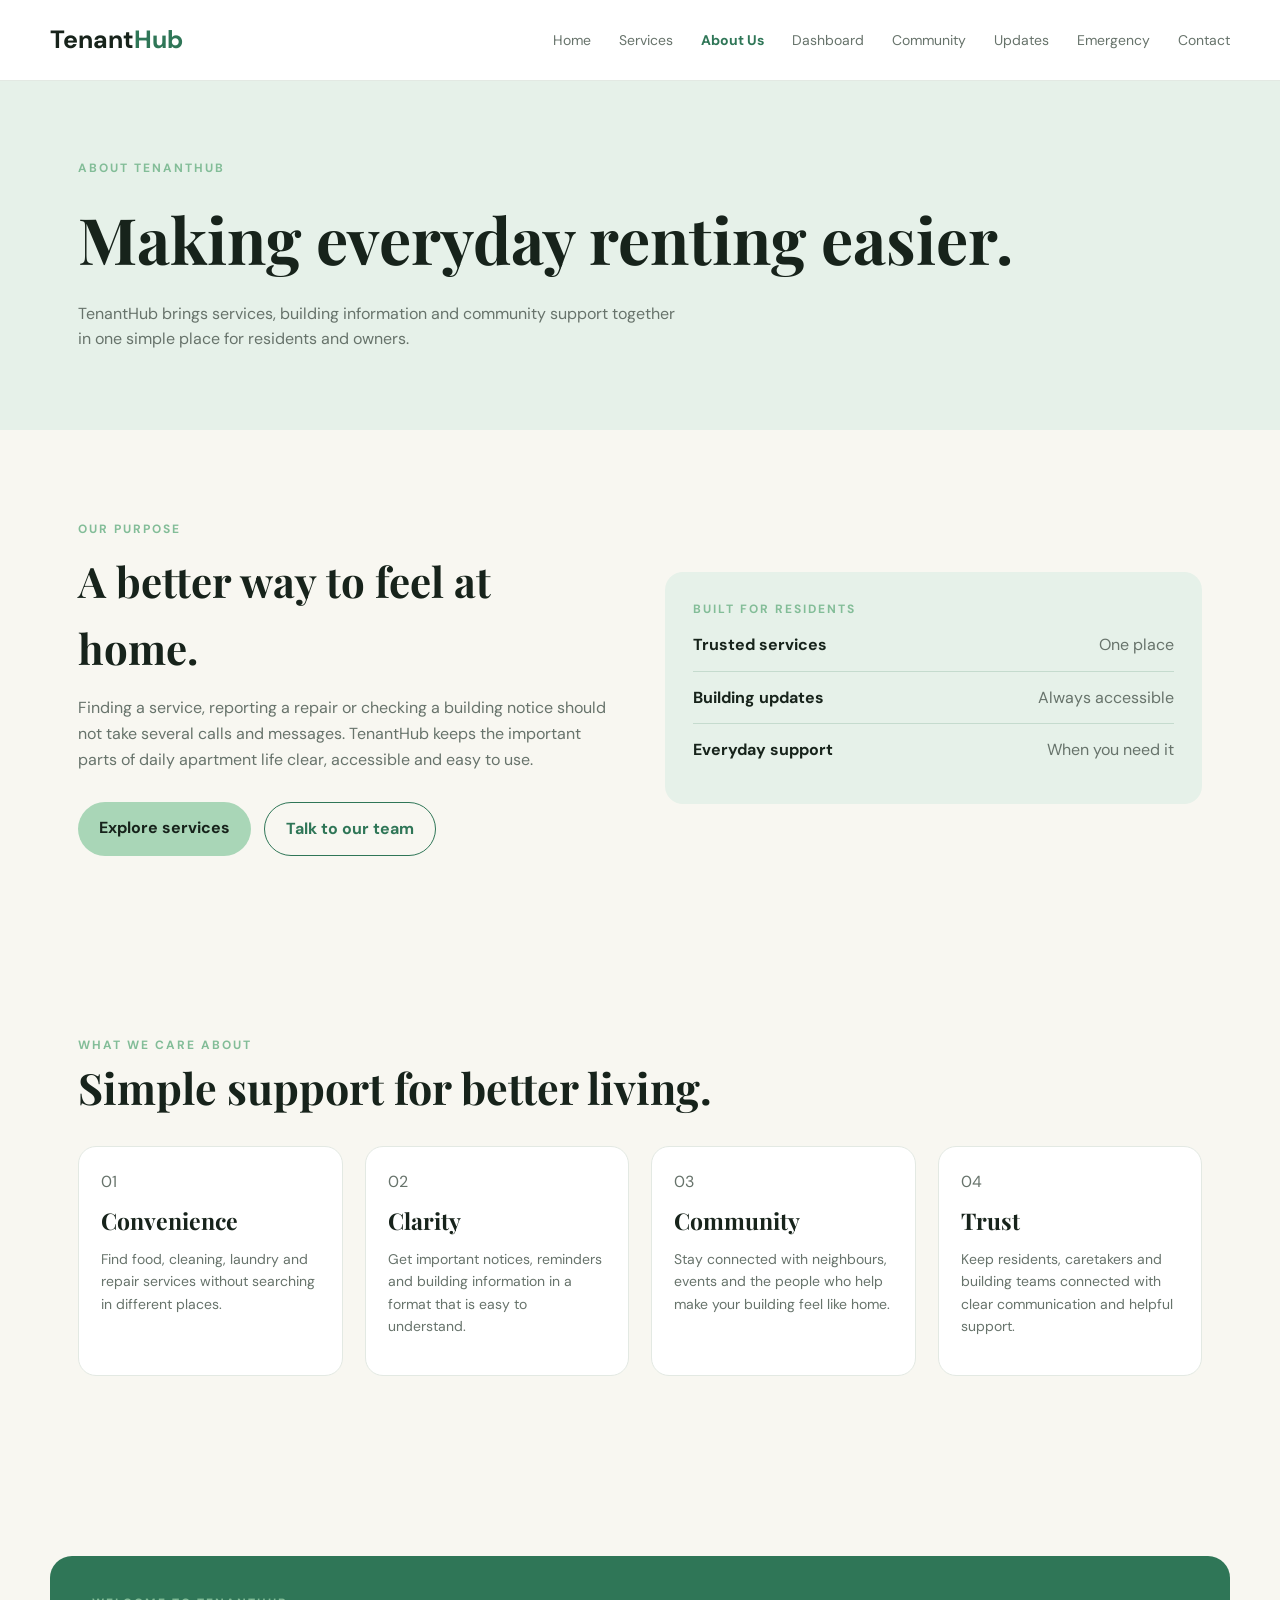
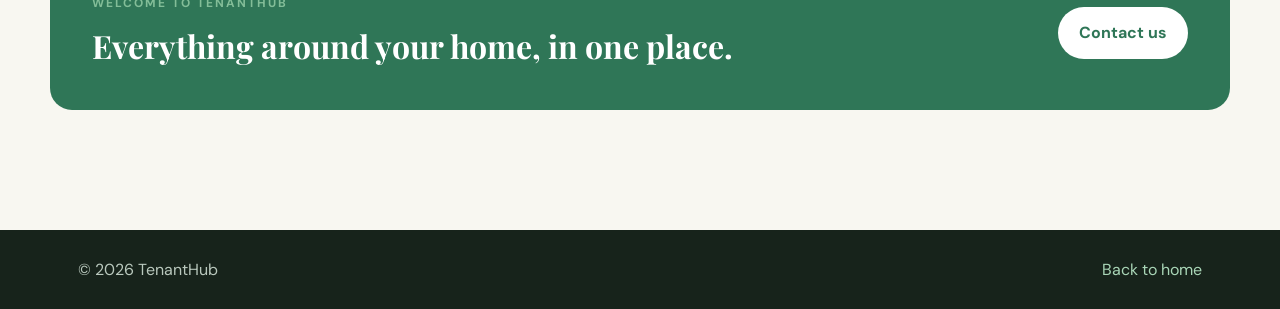
<file: about.html>
<!doctype html>
<html lang="en">
  <head>
    <meta charset="utf-8" />
    <meta name="viewport" content="width=device-width, initial-scale=1" />
    <title>About TenantHub</title>
    <link rel="stylesheet" href="style.css?v=2" />
  </head>
  <body>
    <header class="navbar">
      <a class="logo" href="index.html">Tenant<span>Hub</span></a>
      <input class="menu-toggle" id="menu-toggle" type="checkbox" />
      <label class="menu-icon" for="menu-toggle"></label>
      <nav>
        <a href="index.html">Home</a>
        <a href="services.html">Services</a>
        <a class="active" href="about.html">About Us</a>
        <a href="dashboard.html">Dashboard</a>
        <a href="community.html">Community</a>
        <a href="announcements.html">Updates</a>
        <a href="emergency.html">Emergency</a>
        <a href="contact.html">Contact</a>
      </nav>
    </header>

    <main>
      <section class="page-hero">
        <div class="container">
          <p class="eyebrow">ABOUT TENANTHUB</p>
          <h1>Making everyday renting easier.</h1>
          <p>
            TenantHub brings services, building information and community
            support together in one simple place for residents and owners.
          </p>
        </div>
      </section>

      <section class="section">
        <div class="container building">
          <div>
            <p class="eyebrow">OUR PURPOSE</p>
            <h2>A better way to feel at home.</h2>
            <p>
              Finding a service, reporting a repair or checking a building
              notice should not take several calls and messages. TenantHub
              keeps the important parts of daily apartment life clear,
              accessible and easy to use.
            </p>
            <div class="button-row">
              <a class="button primary" href="services.html">Explore services</a>
              <a class="button outline" href="contact.html">Talk to our team</a>
            </div>
          </div>
          <div class="info-box about-highlight">
            <p class="eyebrow">BUILT FOR RESIDENTS</p>
            <div class="info-row">
              <strong>Trusted services</strong><span>One place</span>
            </div>
            <div class="info-row">
              <strong>Building updates</strong><span>Always accessible</span>
            </div>
            <div class="info-row">
              <strong>Everyday support</strong><span>When you need it</span>
            </div>
          </div>
        </div>
      </section>

      <section class="section about-values">
        <div class="container">
          <div class="section-heading">
            <p class="eyebrow">WHAT WE CARE ABOUT</p>
            <h2>Simple support for better living.</h2>
          </div>
          <div class="cards">
            <article class="card about-value">
              <div class="card-body">
                <span class="about-icon">01</span>
                <h3>Convenience</h3>
                <p>
                  Find food, cleaning, laundry and repair services without
                  searching in different places.
                </p>
              </div>
            </article>
            <article class="card about-value">
              <div class="card-body">
                <span class="about-icon">02</span>
                <h3>Clarity</h3>
                <p>
                  Get important notices, reminders and building information in
                  a format that is easy to understand.
                </p>
              </div>
            </article>
            <article class="card about-value">
              <div class="card-body">
                <span class="about-icon">03</span>
                <h3>Community</h3>
                <p>
                  Stay connected with neighbours, events and the people who
                  help make your building feel like home.
                </p>
              </div>
            </article>
            <article class="card about-value">
              <div class="card-body">
                <span class="about-icon">04</span>
                <h3>Trust</h3>
                <p>
                  Keep residents, caretakers and building teams connected with
                  clear communication and helpful support.
                </p>
              </div>
            </article>
          </div>
        </div>
      </section>

      <section class="section">
        <div class="container notice about-cta">
          <div>
            <p class="eyebrow">WELCOME TO TENANTHUB</p>
            <h2>Everything around your home, in one place.</h2>
          </div>
          <a class="button white" href="contact.html">Contact us</a>
        </div>
      </section>
    </main>

    <footer>
      <div class="container footer-inner">
        <span>&copy; 2026 TenantHub</span>
        <a href="index.html">Back to home</a>
      </div>
    </footer>
  </body>
</html>
</file>
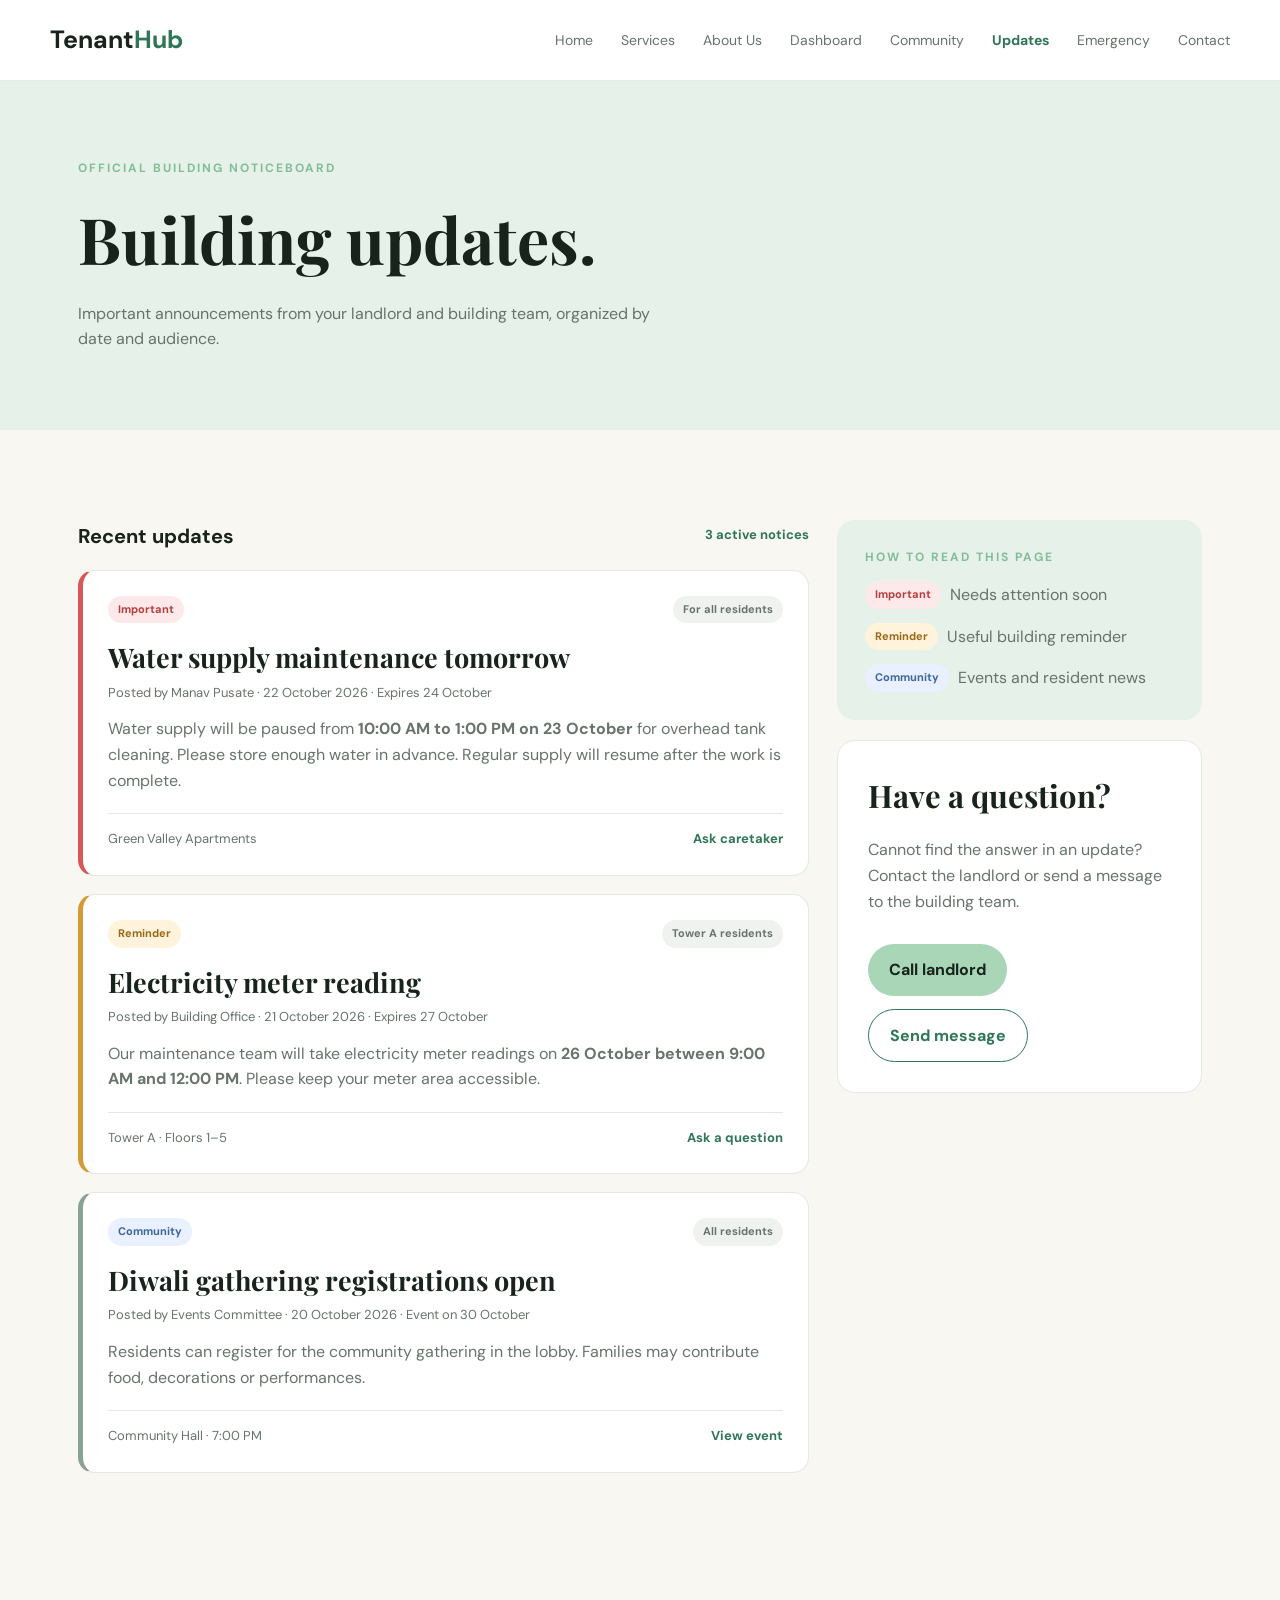
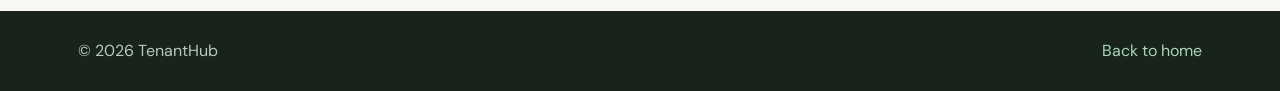
<file: announcements.html>
<!doctype html>
<html lang="en">
  <head>
    <meta charset="utf-8" />
    <meta name="viewport" content="width=device-width, initial-scale=1" />
    <title>Building Updates | TenantHub</title>
    <link rel="stylesheet" href="style.css?v=2" />
  </head>

  <body>
    <header class="navbar">
      <a class="logo" href="index.html">Tenant<span>Hub</span></a>
      <input class="menu-toggle" id="menu-toggle" type="checkbox" />
      <label class="menu-icon" for="menu-toggle"></label>

      <nav>
        <a href="index.html">Home</a>
        <a href="services.html">Services</a>
        <a href="about.html">About Us</a>
        <a href="dashboard.html">Dashboard</a>
        <a href="community.html">Community</a>
        <a class="active" href="announcements.html">Updates</a>
        <a href="emergency.html">Emergency</a>
        <a href="contact.html">Contact</a>
      </nav>
    </header>

    <main>
      <section class="page-hero">
        <div class="container">
          <p class="eyebrow">OFFICIAL BUILDING NOTICEBOARD</p>
          <h1>Building updates.</h1>
          <p>
            Important announcements from your landlord and building team,
            organized by date and audience.
          </p>
        </div>
      </section>

      <section class="section">
        <div class="container update-layout">
          <div>
            <div class="update-toolbar">
              <strong>Recent updates</strong>
              <span>3 active notices</span>
            </div>

            <article class="announcement-card priority-high">
              <div class="announcement-top">
                <span class="priority-tag high">Important</span>
                <span class="audience-tag">For all residents</span>
              </div>
              <h2>Water supply maintenance tomorrow</h2>
              <p class="announcement-date">
                Posted by Manav Pusate &middot; 22 October 2026 &middot; Expires
                24 October
              </p>
              <p>
                Water supply will be paused from
                <strong>10:00 AM to 1:00 PM on 23 October</strong>
                for overhead tank cleaning. Please store enough water in
                advance. Regular supply will resume after the work is complete.
              </p>
              <div class="announcement-footer">
                <span>Green Valley Apartments</span>
                <a href="tel:+919172907666">Ask caretaker</a>
              </div>
            </article>

            <article class="announcement-card priority-medium">
              <div class="announcement-top">
                <span class="priority-tag medium">Reminder</span>
                <span class="audience-tag">Tower A residents</span>
              </div>
              <h2>Electricity meter reading</h2>
              <p class="announcement-date">
                Posted by Building Office &middot; 21 October 2026 &middot;
                Expires 27 October
              </p>
              <p>
                Our maintenance team will take electricity meter readings on
                <strong>26 October between 9:00 AM and 12:00 PM</strong>. Please
                keep your meter area accessible.
              </p>
              <div class="announcement-footer">
                <span>Tower A &middot; Floors 1&ndash;5</span>
                <a href="contact.html">Ask a question</a>
              </div>
            </article>

            <article class="announcement-card priority-low">
              <div class="announcement-top">
                <span class="priority-tag low">Community</span>
                <span class="audience-tag">All residents</span>
              </div>
              <h2>Diwali gathering registrations open</h2>
              <p class="announcement-date">
                Posted by Events Committee &middot; 20 October 2026 &middot;
                Event on 30 October
              </p>
              <p>
                Residents can register for the community gathering in the lobby.
                Families may contribute food, decorations or performances.
              </p>
              <div class="announcement-footer">
                <span>Community Hall &middot; 7:00 PM</span>
                <a href="community.html">View event</a>
              </div>
            </article>
          </div>

          <aside class="update-side">
            <div class="info-box">
              <p class="eyebrow">HOW TO READ THIS PAGE</p>
              <div class="legend-row">
                <span class="priority-tag high">Important</span>
                <span>Needs attention soon</span>
              </div>
              <div class="legend-row">
                <span class="priority-tag medium">Reminder</span>
                <span>Useful building reminder</span>
              </div>
              <div class="legend-row">
                <span class="priority-tag low">Community</span>
                <span>Events and resident news</span>
              </div>
            </div>

            <div class="contact-card">
              <h2>Have a question?</h2>
              <p>
                Cannot find the answer in an update? Contact the landlord or
                send a message to the building team.
              </p>
              <div class="button-row">
                <a class="button primary" href="tel:+919172907666">
                  Call landlord
                </a>
                <a class="button outline" href="contact.html"> Send message </a>
              </div>
            </div>
          </aside>
        </div>
      </section>
    </main>

    <footer>
      <div class="container footer-inner">
        <span>&copy; 2026 TenantHub</span>
        <a href="index.html">Back to home</a>
      </div>
    </footer>
  </body>
</html>
</file>
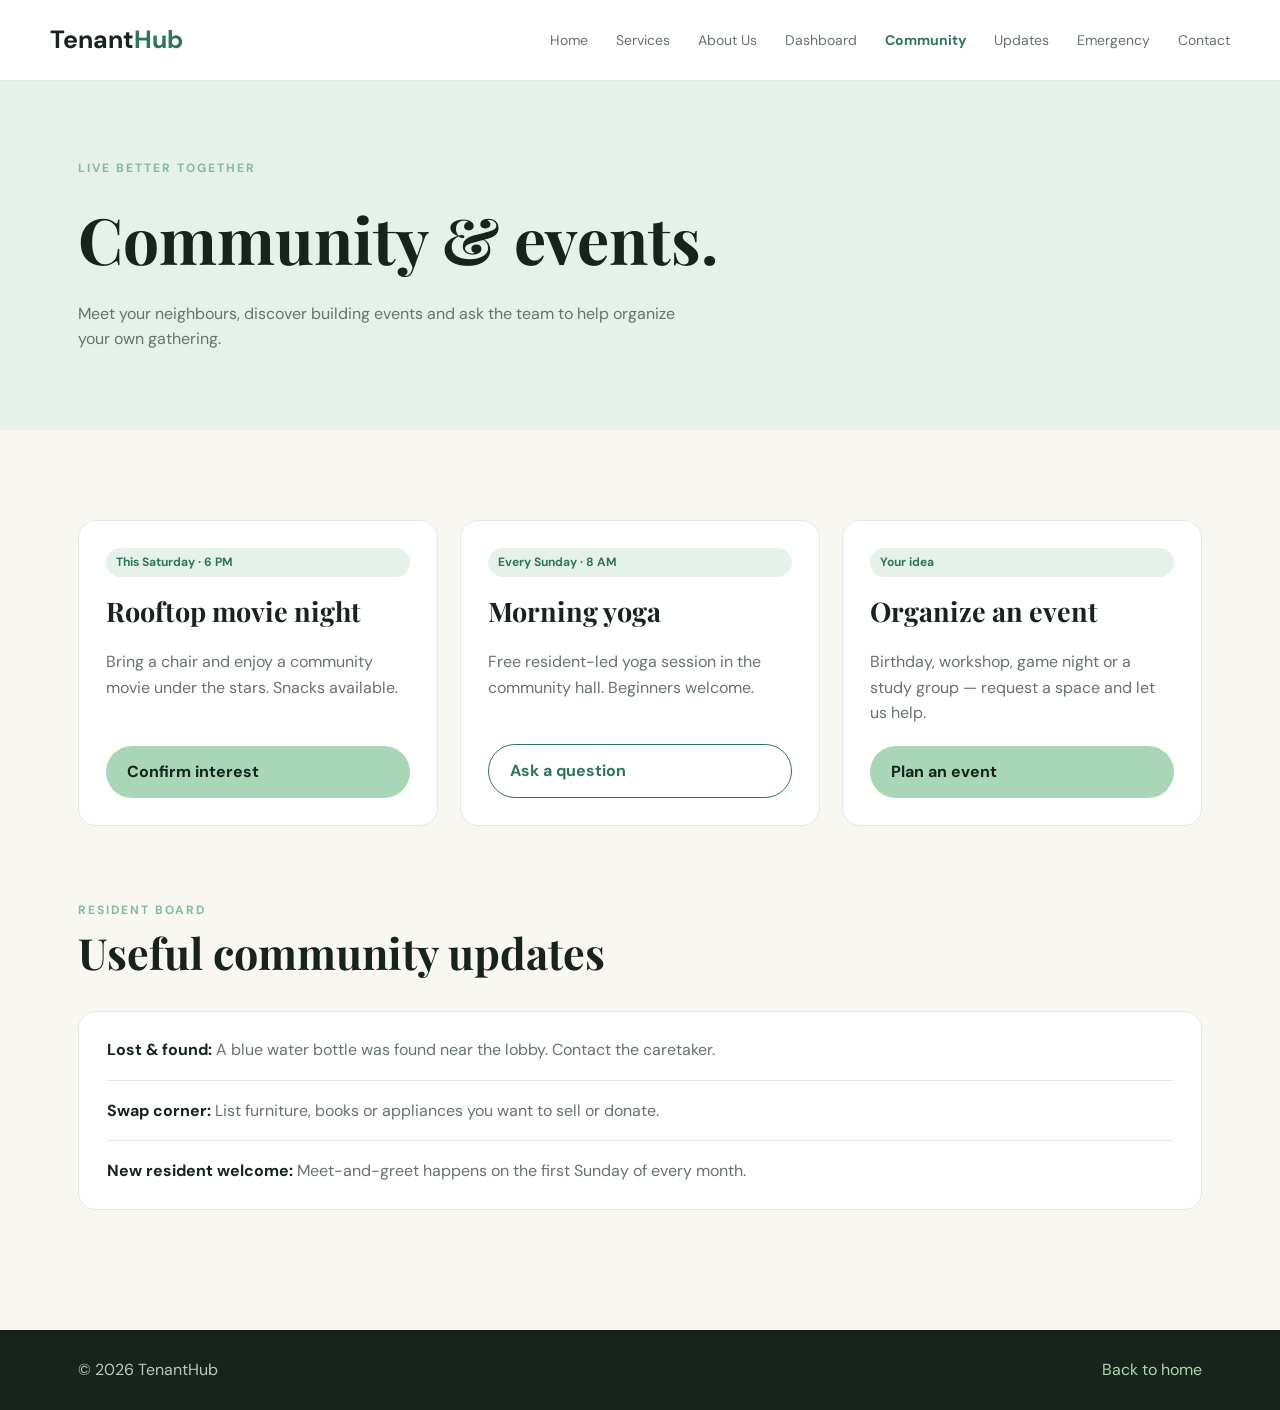
<file: community.html>
<!doctype html>
<html lang="en">
  <head>
    <meta charset="utf-8" />
    <meta name="viewport" content="width=device-width, initial-scale=1" />
    <title>Community &amp; Events | TenantHub</title>
    <link rel="stylesheet" href="style.css?v=2" />
  </head>

  <body>
    <header class="navbar">
      <a class="logo" href="index.html">Tenant<span>Hub</span></a>
      <input class="menu-toggle" id="menu-toggle" type="checkbox" />
      <label class="menu-icon" for="menu-toggle"></label>

      <nav>
        <a href="index.html">Home</a>
        <a href="services.html">Services</a>
        <a href="about.html">About Us</a>
        <a href="dashboard.html">Dashboard</a>
        <a class="active" href="community.html">Community</a>
        <a href="announcements.html">Updates</a>
        <a href="emergency.html">Emergency</a>
        <a href="contact.html">Contact</a>
      </nav>
    </header>

    <main>
      <section class="page-hero">
        <div class="container">
          <p class="eyebrow">LIVE BETTER TOGETHER</p>
          <h1>Community &amp; events.</h1>
          <p>
            Meet your neighbours, discover building events and ask the team to
            help organize your own gathering.
          </p>
        </div>
      </section>

      <section class="section">
        <div class="container">
          <div class="event-grid">
            <article class="event-card">
              <span class="pill">This Saturday &middot; 6 PM</span>
              <h2>Rooftop movie night</h2>
              <p>
                Bring a chair and enjoy a community movie under the stars.
                Snacks available.
              </p>
              <a
                class="button primary"
                href="mailto:manavpusate@gmail.com?subject=Rooftop%20movie%20night"
              >
                Confirm interest
              </a>
            </article>

            <article class="event-card">
              <span class="pill">Every Sunday &middot; 8 AM</span>
              <h2>Morning yoga</h2>
              <p>
                Free resident-led yoga session in the community hall. Beginners
                welcome.
              </p>
              <a
                class="button outline"
                href="mailto:manavpusate@gmail.com?subject=Morning%20yoga"
              >
                Ask a question
              </a>
            </article>

            <article class="event-card">
              <span class="pill">Your idea</span>
              <h2>Organize an event</h2>
              <p>
                Birthday, workshop, game night or a study group &mdash; request
                a space and let us help.
              </p>
              <a class="button primary" href="contact.html"> Plan an event </a>
            </article>
          </div>

          <div class="section-heading community-heading">
            <p class="eyebrow">RESIDENT BOARD</p>
            <h2>Useful community updates</h2>
          </div>

          <div class="notice-board">
            <p>
              <strong>Lost &amp; found:</strong> A blue water bottle was found
              near the lobby. Contact the caretaker.
            </p>
            <p>
              <strong>Swap corner:</strong> List furniture, books or appliances
              you want to sell or donate.
            </p>
            <p>
              <strong>New resident welcome:</strong> Meet-and-greet happens on
              the first Sunday of every month.
            </p>
          </div>
        </div>
      </section>
    </main>

    <footer>
      <div class="container footer-inner">
        <span>&copy; 2026 TenantHub</span>
        <a href="index.html">Back to home</a>
      </div>
    </footer>
  </body>
</html>
</file>
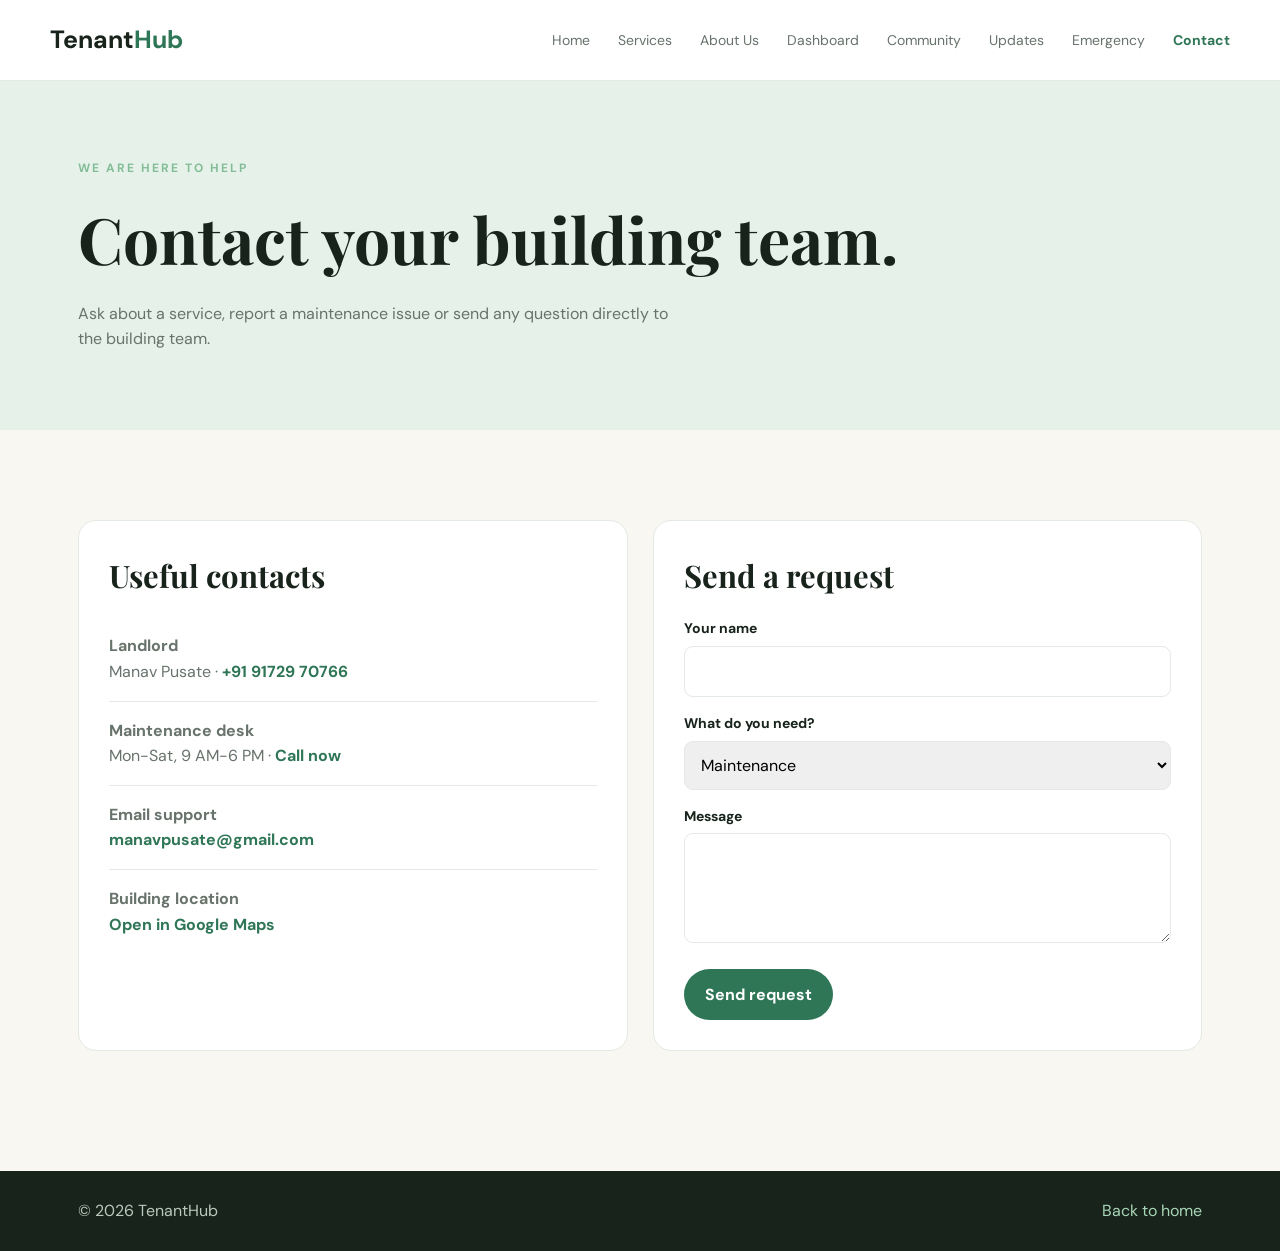
<file: contact.html>
<!doctype html>
<html lang="en">
  <head>
    <meta charset="utf-8" />
    <meta name="viewport" content="width=device-width, initial-scale=1" />
    <title>Contact | TenantHub</title>
    <link rel="stylesheet" href="style.css?v=2" />
  </head>
  <body>
    <header class="navbar">
      <a class="logo" href="index.html">Tenant<span>Hub</span></a
      ><input class="menu-toggle" id="menu-toggle" type="checkbox" /><label
        class="menu-icon"
        for="menu-toggle"
      ></label>
      <nav>
        <a href="index.html">Home</a><a href="services.html">Services</a
        ><a href="about.html">About Us</a
        ><a href="dashboard.html">Dashboard</a
        ><a href="community.html">Community</a
        ><a href="announcements.html">Updates</a
        ><a href="emergency.html">Emergency</a
        ><a class="active" href="contact.html">Contact</a>
      </nav>
    </header>
    <main>
      <section class="page-hero">
        <div class="container">
          <p class="eyebrow">WE ARE HERE TO HELP</p>
          <h1>Contact your building team.</h1>
          <p>
            Ask about a service, report a maintenance issue or send any question
            directly to the building team.
          </p>
        </div>
      </section>
      <section class="section">
        <div class="container contact-grid">
          <div class="contact-card">
            <h2>Useful contacts</h2>
            <div class="contact-item">
              <strong>Landlord</strong>
              <p>
                Manav Pusate &middot;
                <a href="tel:+919172907666">+91 91729 70766</a>
              </p>
            </div>
            <div class="contact-item">
              <strong>Maintenance desk</strong>
              <p>
                Mon-Sat, 9 AM-6 PM &middot;
                <a href="tel:+919811223344">Call now</a>
              </p>
            </div>
            <div class="contact-item">
              <strong>Email support</strong>
              <p>
                <a href="mailto:manavpusate@gmail.com">manavpusate@gmail.com</a>
              </p>
            </div>
            <div class="contact-item">
              <strong>Building location</strong>
              <p>
                <a
                  href="https://maps.google.com/?q=Green+Valley+Apartments"
                  target="_blank"
                  >Open in Google Maps
                </a>
              </p>
            </div>
          </div>
          <form
            action="mailto:manavpusate@gmail.com"
            method="post"
            enctype="text/plain"
          >
            <h2>Send a request</h2>
            <label for="name">Your name</label
            ><input id="name" name="name" required /><label for="service"
              >What do you need?</label
            ><select id="service" name="service">
              <option>Maintenance</option>
              <option>Cleaning</option>
              <option>Laundry</option>
              <option>Other</option></select
            ><label for="message">Message</label
            ><textarea id="message" name="message" required></textarea
            ><button type="submit">Send request</button>
          </form>
        </div>
      </section>
    </main>
    <footer>
      <div class="container footer-inner">
        <span>&copy; 2026 TenantHub</span><a href="index.html">Back to home</a>
      </div>
    </footer>
  </body>
</html>
</file>
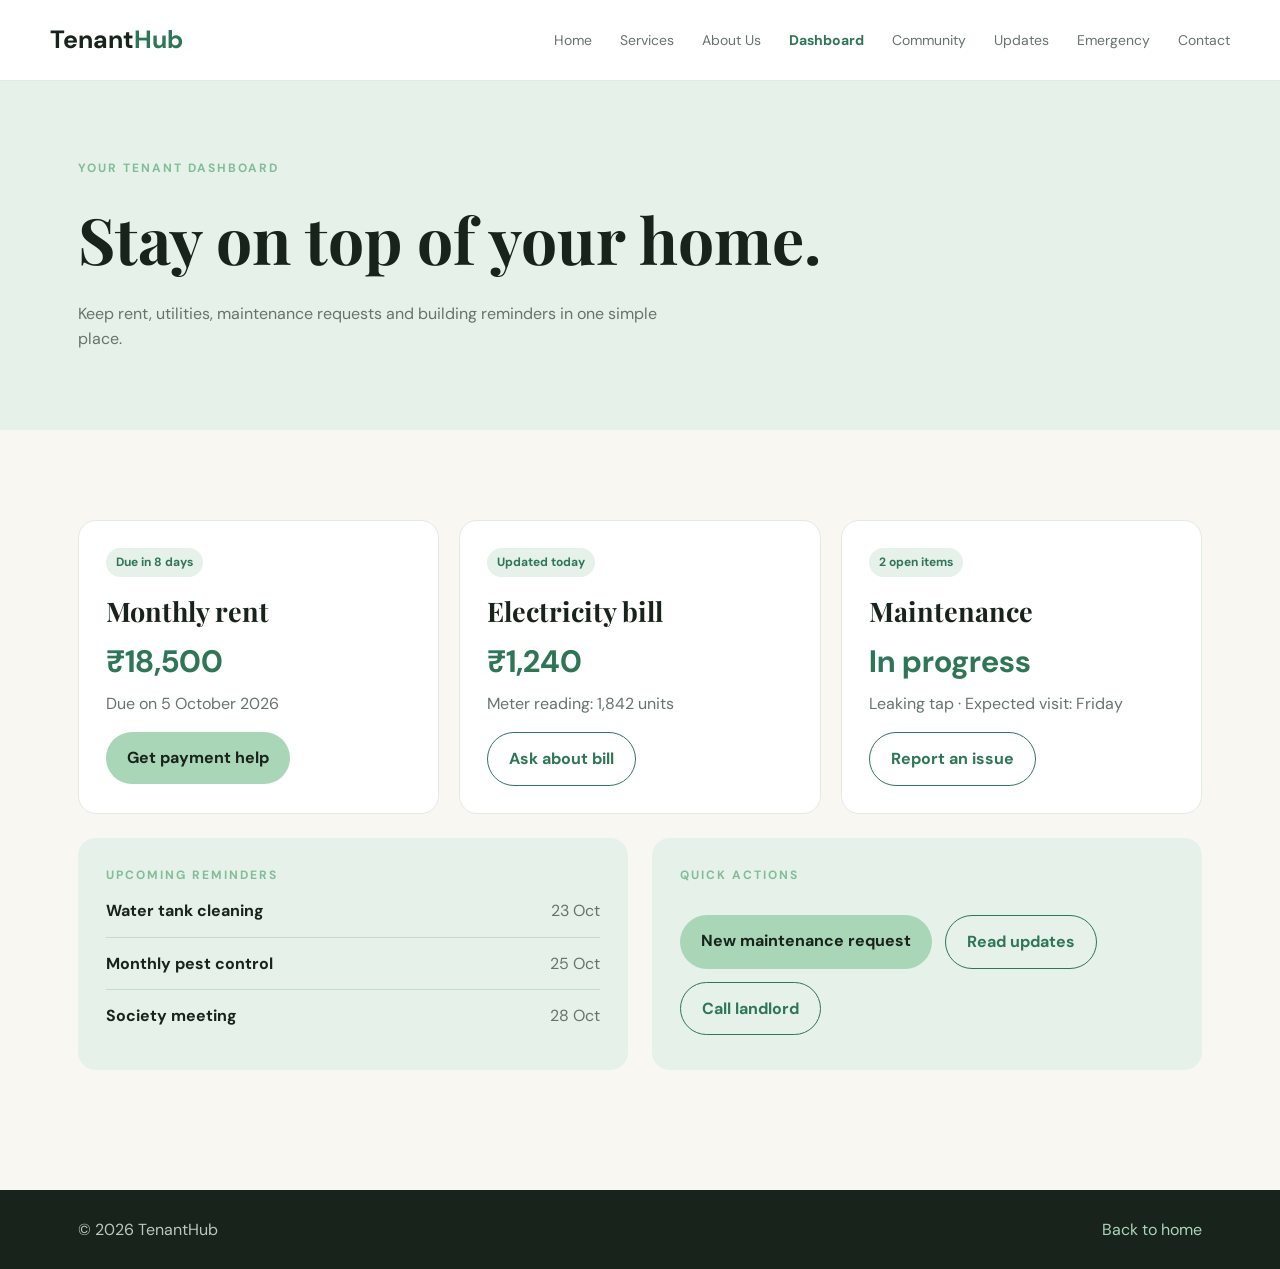
<file: dashboard.html>
<!doctype html>
<html lang="en">
  <head>
    <meta charset="utf-8" />
    <meta name="viewport" content="width=device-width, initial-scale=1" />
    <title>My Dashboard | TenantHub</title>
    <link rel="stylesheet" href="style.css?v=2" />
  </head>
  <body>
    <header class="navbar">
      <a class="logo" href="index.html">Tenant<span>Hub</span></a
      ><input class="menu-toggle" id="menu-toggle" type="checkbox" /><label
        class="menu-icon"
        for="menu-toggle"
      ></label>
      <nav>
        <a href="index.html">Home</a><a href="services.html">Services</a
        ><a href="about.html">About Us</a
        ><a class="active" href="dashboard.html">Dashboard</a
        ><a href="community.html">Community</a
        ><a href="announcements.html">Updates</a
        ><a href="emergency.html">Emergency</a
        ><a href="contact.html">Contact</a>
      </nav>
    </header>
    <main>
      <section class="page-hero">
        <div class="container">
          <p class="eyebrow">YOUR TENANT DASHBOARD</p>
          <h1>Stay on top of your home.</h1>
          <p>
            Keep rent, utilities, maintenance requests and building reminders in
            one simple place.
          </p>
        </div>
      </section>
      <section class="section">
        <div class="container">
          <div class="dashboard-grid">
            <article class="dashboard-card">
              <span class="pill">Due in 8 days</span>
              <h2>Monthly rent</h2>
              <strong class="amount">&#8377;18,500</strong>
              <p>Due on 5 October 2026</p>
              <a
                class="button primary"
                href="mailto:manavpusate@gmail.com?subject=Rent%20payment%20help"
                >Get payment help</a
              >
            </article>
            <article class="dashboard-card">
              <span class="pill">Updated today</span>
              <h2>Electricity bill</h2>
              <strong class="amount">&#8377;1,240</strong>
              <p>Meter reading: 1,842 units</p>
              <a
                class="button outline"
                href="mailto:manavpusate@gmail.com?subject=Electricity%20bill"
                >Ask about bill</a
              >
            </article>
            <article class="dashboard-card">
              <span class="pill">2 open items</span>
              <h2>Maintenance</h2>
              <strong class="amount">In progress</strong>
              <p>Leaking tap &middot; Expected visit: Friday</p>
              <a class="button outline" href="contact.html">Report an issue</a>
            </article>
          </div>
          <div class="dashboard-lower">
            <div class="info-box">
              <p class="eyebrow">UPCOMING REMINDERS</p>
              <div class="info-row">
                <strong>Water tank cleaning</strong><span>23 Oct</span>
              </div>
              <div class="info-row">
                <strong>Monthly pest control</strong><span>25 Oct</span>
              </div>
              <div class="info-row">
                <strong>Society meeting</strong><span>28 Oct</span>
              </div>
            </div>
            <div class="info-box">
              <p class="eyebrow">QUICK ACTIONS</p>
              <div class="button-row">
                <a class="button primary" href="contact.html"
                  >New maintenance request</a
                ><a class="button outline" href="announcements.html"
                  >Read updates</a
                ><a class="button outline" href="tel:+919172907666"
                  >Call landlord</a
                >
              </div>
            </div>
          </div>
        </div>
      </section>
    </main>
    <footer>
      <div class="container footer-inner">
        <span>&copy; 2026 TenantHub</span><a href="index.html">Back to home</a>
      </div>
    </footer>
  </body>
</html>
</file>
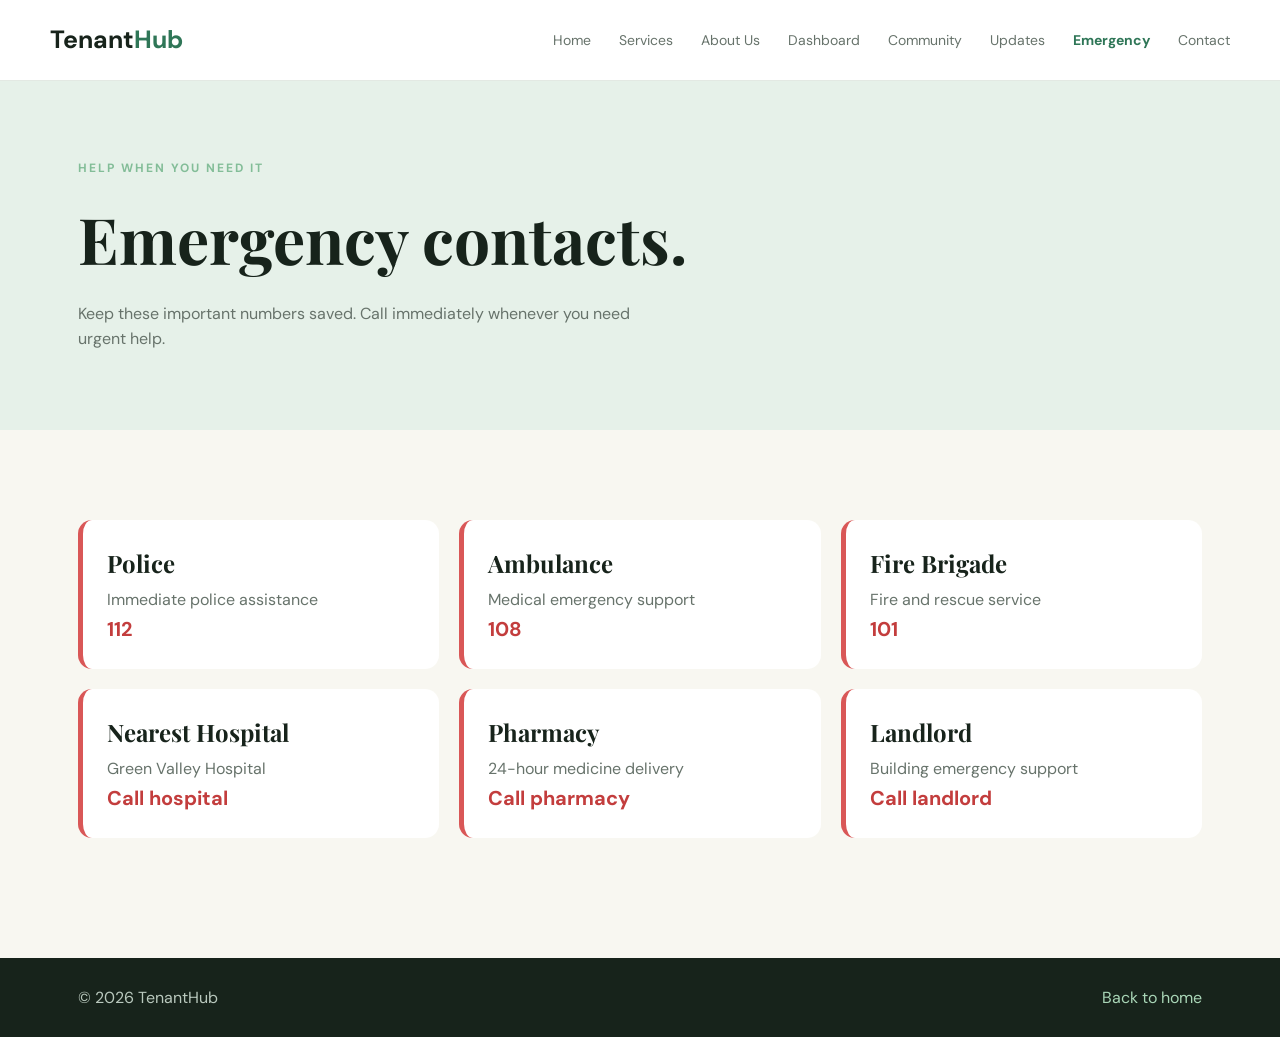
<file: emergency.html>
<!doctype html>
<html lang="en">
  <head>
    <meta charset="utf-8" />
    <meta name="viewport" content="width=device-width, initial-scale=1" />
    <title>Emergency | TenantHub</title>
    <link rel="stylesheet" href="style.css?v=2" />
  </head>
  <body>
    <header class="navbar">
      <a class="logo" href="index.html">Tenant<span>Hub</span></a
      ><input class="menu-toggle" id="menu-toggle" type="checkbox" /><label
        class="menu-icon"
        for="menu-toggle"
      ></label>
      <nav>
        <a href="index.html">Home</a><a href="services.html">Services</a
        ><a href="about.html">About Us</a
        ><a href="dashboard.html">Dashboard</a
        ><a href="community.html">Community</a
        ><a href="announcements.html">Updates</a
        ><a class="active" href="emergency.html">Emergency</a
        ><a href="contact.html">Contact</a>
      </nav>
    </header>
    <main>
      <section class="page-hero">
        <div class="container">
          <p class="eyebrow">HELP WHEN YOU NEED IT</p>
          <h1>Emergency contacts.</h1>
          <p>
            Keep these important numbers saved. Call immediately whenever you
            need urgent help.
          </p>
        </div>
      </section>
      <section class="section">
        <div class="container">
          <div class="emergency-grid">
            <article class="emergency-card">
              <h3>Police</h3>
              <p>Immediate police assistance</p>
              <a href="tel:112">112</a>
            </article>
            <article class="emergency-card">
              <h3>Ambulance</h3>
              <p>Medical emergency support</p>
              <a href="tel:108">108</a>
            </article>
            <article class="emergency-card">
              <h3>Fire Brigade</h3>
              <p>Fire and rescue service</p>
              <a href="tel:101">101</a>
            </article>
            <article class="emergency-card">
              <h3>Nearest Hospital</h3>
              <p>Green Valley Hospital</p>
              <a href="tel:+911122334455">Call hospital</a>
            </article>
            <article class="emergency-card">
              <h3>Pharmacy</h3>
              <p>24-hour medicine delivery</p>
              <a href="tel:+919876111222">Call pharmacy</a>
            </article>
            <article class="emergency-card">
              <h3>Landlord</h3>
              <p>Building emergency support</p>
              <a href="tel:+919172907666">Call landlord</a>
            </article>
          </div>
        </div>
      </section>
    </main>
    <footer>
      <div class="container footer-inner">
        <span>&copy; 2026 TenantHub</span><a href="index.html">Back to home</a>
      </div>
    </footer>
  </body>
</html>
</file>
<file: style.css>
@import url("https://fonts.googleapis.com/css2?family=DM+Sans:wght@400;500;600;700&family=Playfair+Display:wght@600;700&display=swap");

:root {
  --ink: #17231b;
  --muted: #67736b;
  --green: #2f7657;
  --mint: #e6f1e9;
  --cream: #f8f7f1;
  --white: #ffffff;
  --line: #e3e9e3;
  --shadow: 0 18px 45px rgba(24, 48, 34, 0.1);
}

@view-transition {
  navigation: auto;
}

* {
  box-sizing: border-box;
  margin: 0;
  padding: 0;
}
html {
  scroll-behavior: smooth;
}
body {
  background: var(--cream);
  color: var(--muted);
  font-family: "DM Sans", sans-serif;
  line-height: 1.6;
  overflow-x: hidden;
}
a {
  color: inherit;
}
.container {
  margin: auto;
  max-width: 1180px;
  padding: 0 28px;
}
.navbar {
  align-items: center;
  background: rgba(255, 255, 255, 0.94);
  border-bottom: 1px solid var(--line);
  display: flex;
  justify-content: space-between;
  padding: 20px max(28px, calc((100% - 1180px) / 2));
  position: sticky;
  top: 0;
  z-index: 20;
}
.logo {
  color: var(--ink);
  font-size: 25px;
  font-weight: 700;
  text-decoration: none;
}
.logo span {
  color: var(--green);
}
nav {
  align-items: center;
  display: flex;
  gap: 28px;
}
nav a {
  font-size: 14px;
  text-decoration: none;
  transition: 0.2s;
}
nav a:hover,
nav a.active {
  color: var(--green);
}
nav a.active {
  font-weight: 700;
}
.menu-toggle {
  display: none;
}
.menu-icon {
  color: var(--green);
  cursor: pointer;
  display: none;
  height: 30px;
  position: relative;
  width: 30px;
}
.menu-icon::before,
.menu-icon::after {
  background: currentColor;
  border-radius: 2px;
  content: "";
  height: 2px;
  left: 2px;
  position: absolute;
  transition: 0.2s;
  width: 26px;
}
.menu-icon::before {
  box-shadow: 0 16px currentColor;
  top: 4px;
}
.menu-icon::after {
  top: 12px;
}
.hero {
  align-items: center;
  background:
    linear-gradient(90deg, rgba(19, 35, 25, 0.93), rgba(19, 35, 25, 0.25)),
    url("https://images.unsplash.com/photo-1522708323590-d24dbb6b0267?auto=format&fit=crop&w=1800&q=85")
      center/cover;
  display: flex;
  min-height: 610px;
}
.hero-content {
  max-width: 610px;
  padding: 85px 28px;
}
.eyebrow {
  color: #83bd98;
  font-size: 12px;
  font-weight: 700;
  letter-spacing: 2px;
}
h1,
h2,
h3 {
  color: var(--ink);
  font-family: "Playfair Display", serif;
}
.hero h1 {
  color: var(--white);
  font-size: clamp(48px, 7vw, 78px);
  line-height: 1.03;
  margin: 17px 0;
}
.hero h1 span {
  color: #a9d6b7;
}
.hero p {
  color: #e0ebe2;
  font-size: 17px;
  max-width: 520px;
}
.button-row {
  display: flex;
  flex-wrap: wrap;
  gap: 13px;
  margin-top: 30px;
}
.button,
button {
  border: 0;
  border-radius: 30px;
  cursor: pointer;
  display: inline-block;
  font: inherit;
  font-weight: 700;
  padding: 13px 21px;
  text-decoration: none;
  transition: 0.25s;
}
.button:hover {
  transform: translateY(-3px);
}
.button.primary {
  background: #a9d6b7;
  color: var(--ink);
}
.button.white {
  background: var(--white);
  color: var(--green);
}
.button.outline {
  border: 1px solid var(--green);
  color: var(--green);
}
.section {
  padding: 90px 0;
}
.section-heading {
  margin-bottom: 34px;
}
.update-heading {
  align-items: end;
  display: flex;
  justify-content: space-between;
}
.announcement-preview {
  align-items: flex-start;
  background: var(--white);
  border: 1px solid var(--line);
  border-left: 5px solid #d95757;
  border-radius: 14px;
  display: flex;
  gap: 16px;
  padding: 24px;
}
.update-dot {
  background: #d95757;
  border-radius: 50%;
  height: 11px;
  margin-top: 7px;
  min-width: 11px;
}
.update-meta {
  color: var(--green);
  font-size: 12px;
  font-weight: 700;
  letter-spacing: 0.4px;
  text-transform: uppercase;
}
.update-meta.urgent {
  color: #c23f3f;
}
.announcement-preview h3 {
  font-size: 24px;
  margin: 5px 0;
}
.section-heading h2 {
  font-size: 43px;
  line-height: 1.15;
  margin-top: 8px;
}
.cards {
  display: grid;
  gap: 22px;
  grid-template-columns: repeat(4, 1fr);
}
.card {
  background: var(--white);
  border: 1px solid var(--line);
  border-radius: 18px;
  overflow: hidden;
  transition: 0.25s;
}
.card:hover {
  box-shadow: var(--shadow);
  transform: translateY(-7px);
}
.card-link-wrap {
  color: inherit;
  text-decoration: none;
}
.card img {
  display: block;
  height: 180px;
  object-fit: cover;
  width: 100%;
}
.card-body {
  padding: 22px;
}
.card h3 {
  font-size: 23px;
  margin: 8px 0;
}
.card p {
  font-size: 14px;
  margin-bottom: 16px;
}
.card-link {
  color: var(--green);
  font-size: 14px;
  font-weight: 700;
  text-decoration: none;
}
.quick-grid {
  display: grid;
  gap: 18px;
  grid-template-columns: repeat(3, 1fr);
}
.quick-card {
  background: var(--white);
  border: 1px solid var(--line);
  border-radius: 16px;
  display: flex;
  flex-direction: column;
  gap: 6px;
  padding: 23px;
  text-decoration: none;
  transition: 0.25s;
}
.quick-card:hover {
  box-shadow: var(--shadow);
  transform: translateY(-5px);
}
.quick-card span {
  color: var(--green);
  font-size: 28px;
}
.quick-card strong {
  color: var(--ink);
  font-size: 18px;
}
.quick-card small {
  color: var(--muted);
  font-size: 14px;
}
.notice {
  align-items: center;
  background: var(--green);
  border-radius: 22px;
  color: var(--white);
  display: flex;
  justify-content: space-between;
  padding: 38px 42px;
}
.notice h2 {
  color: var(--white);
  font-size: 32px;
  margin-top: 7px;
}
.building {
  align-items: center;
  display: grid;
  gap: 50px;
  grid-template-columns: 1fr 1fr;
}
.building h2 {
  font-size: 42px;
  margin: 9px 0 13px;
}
.building-photo {
  border-radius: 20px;
  height: 355px;
  object-fit: cover;
  width: 100%;
}
.info-box {
  background: var(--mint);
  border-radius: 18px;
  padding: 28px;
}
.info-row {
  border-bottom: 1px solid rgba(47, 118, 87, 0.18);
  display: flex;
  justify-content: space-between;
  padding: 13px 0;
}
.info-row:last-child {
  border: 0;
}
.info-row strong {
  color: var(--ink);
}
.page-hero {
  background: var(--mint);
  padding: 78px 0;
}
.page-hero h1 {
  font-size: clamp(42px, 6vw, 64px);
  margin: 10px 0;
}
.page-hero p:last-child {
  max-width: 600px;
}
.service-list {
  display: flex;
  gap: 24px;
  overflow-x: auto;
  overscroll-behavior-inline: contain;
  scroll-behavior: smooth;
  scroll-snap-type: x mandatory;
  scrollbar-color: var(--green) var(--mint);
  scrollbar-width: thin;
  padding: 8px 4px 22px;
}
.service-list > * {
  flex: 0 0 calc(33.333% - 16px);
  scroll-snap-align: start;
}
.service-list > * {
  display: flex;
  flex-direction: column;
  min-height: 650px;
}
.service-list::after {
  color: var(--green);
  content: "Swipe to see more →";
  flex: 0 0 auto;
  font-size: 12px;
  font-weight: 700;
  padding: 14px 0;
}
.carousel-controls {
  display: flex;
  gap: 9px;
  justify-content: flex-end;
  margin: -63px 0 25px;
  position: relative;
  z-index: 2;
}
.carousel-controls a {
  align-items: center;
  background: var(--white);
  border: 1px solid var(--line);
  border-radius: 50%;
  color: var(--green);
  display: flex;
  font-size: 26px;
  height: 42px;
  justify-content: center;
  text-decoration: none;
  transition: 0.2s;
  width: 42px;
}
.carousel-controls a:hover {
  background: var(--green);
  color: var(--white);
  transform: scale(1.08);
}
.service-list > * {
  animation: card-rise 0.55s both;
}
.service-list > :nth-child(2) {
  animation-delay: 0.08s;
}
.service-list > :nth-child(3) {
  animation-delay: 0.16s;
}
.service-list > :nth-child(4) {
  animation-delay: 0.24s;
}
.service-list > :nth-child(5) {
  animation-delay: 0.32s;
}
.service-detail,
.provider-mini {
  transform: perspective(900px) rotateX(0) translateY(0);
  transition:
    box-shadow 0.3s,
    transform 0.3s;
}
.service-detail:hover,
.provider-mini:hover {
  box-shadow: 0 22px 45px rgba(24, 48, 34, 0.16);
  transform: perspective(900px) rotateX(1deg) translateY(-7px);
}
.service-detail {
  display: flex;
  flex-direction: column;
}
.service-detail img {
  aspect-ratio: 16 / 9;
  height: auto;
  width: 100%;
}
.service-detail-body {
  display: flex;
  flex: 1;
  flex-direction: column;
}
.service-detail-body .button-row {
  margin-top: auto;
}
.provider-mini {
  background: var(--white);
  border: 1px solid var(--line);
  border-radius: 18px;
  padding: 23px;
}
.service-detail-body,
.provider-mini {
  flex: 1;
}
.service-detail-body .button-row,
.provider-mini > a {
  margin-top: auto;
  padding-top: 18px;
}
.provider-mini::before {
  background-position: center;
  background-size: cover;
  border-radius: 12px;
  content: "";
  display: block;
  height: 221px;
  margin: -23px -23px 18px;
}
.service-category#food .provider-mini:nth-of-type(3)::before {
  background-image: url("https://images.unsplash.com/photo-1547592180-85f173990554?auto=format&fit=crop&w=700&q=80");
}
.service-category#food .provider-mini:nth-of-type(4)::before {
  background-image: url("https://images.unsplash.com/photo-1512621776951-a57141f2eefd?auto=format&fit=crop&w=700&q=80");
}
.service-category#food .provider-mini:nth-of-type(5)::before {
  background-image: url("https://images.unsplash.com/photo-1540189549336-e6e99c3679fe?auto=format&fit=crop&w=700&q=80");
}
.service-category#cleaning .provider-mini:nth-of-type(3)::before {
  background-image: url("https://images.unsplash.com/photo-1581578731548-c64695cc6952?auto=format&fit=crop&w=700&q=80");
}
.service-category#cleaning .provider-mini:nth-of-type(4)::before {
  background-image: url("https://images.unsplash.com/photo-1558317374-067fb5f30001?auto=format&fit=crop&w=700&q=80");
}
.service-category#cleaning .provider-mini:nth-of-type(5)::before {
  background-image: url("https://images.unsplash.com/photo-1585421514738-01798e348b17?auto=format&fit=crop&w=700&q=80");
}
.service-category#laundry .provider-mini:nth-of-type(3)::before {
  background-image: url("https://images.unsplash.com/photo-1517677208171-0bc6725a3e60?auto=format&fit=crop&w=700&q=80");
}
.service-category#laundry .provider-mini:nth-of-type(4)::before {
  background-image: url("https://images.unsplash.com/photo-1605515298946-d057b2527c9e?auto=format&fit=crop&w=700&q=80");
}
.service-category#laundry .provider-mini:nth-of-type(5)::before {
  background-image: url("https://images.unsplash.com/photo-1610557892470-55d9e80c0bce?auto=format&fit=crop&w=700&q=80");
}
.service-category#repairs .provider-mini:nth-of-type(3)::before {
  background-image: url("https://images.unsplash.com/photo-1504148455328-c376907d081c?auto=format&fit=crop&w=700&q=80");
}
.service-category#repairs .provider-mini:nth-of-type(4)::before {
  background-image: url("https://images.unsplash.com/photo-1621905252507-b35492cc74b4?auto=format&fit=crop&w=700&q=80");
}
.service-category#repairs .provider-mini:nth-of-type(5)::before {
  background-image: url("https://images.unsplash.com/photo-1581092160607-ee22621dd758?auto=format&fit=crop&w=700&q=80");
}
.service-category#daily-needs .provider-mini:nth-of-type(3)::before {
  background-image: url("https://images.unsplash.com/photo-1542838132-92c53300491e?auto=format&fit=crop&w=700&q=80");
}
.service-category#daily-needs .provider-mini:nth-of-type(4)::before {
  background-image: url("https://images.unsplash.com/photo-1601598851547-4302969d7c8d?auto=format&fit=crop&w=700&q=80");
}
.service-category#daily-needs .provider-mini:nth-of-type(5)::before {
  background-image: url("https://images.unsplash.com/photo-1556911220-e15b29be8c8f?auto=format&fit=crop&w=700&q=80");
}
.provider-mini-top {
  align-items: center;
  display: flex;
  justify-content: space-between;
}
.provider-mark {
  align-items: center;
  background: var(--mint);
  border-radius: 12px;
  color: var(--green);
  display: flex;
  font-size: 22px;
  font-weight: 700;
  height: 43px;
  justify-content: center;
  width: 43px;
}
.provider-mini h3 {
  font-size: 24px;
  margin: 17px 0 4px;
}
.provider-mini p {
  font-size: 14px;
  min-height: 45px;
}
.provider-mini a {
  color: var(--green);
  display: inline-block;
  font-size: 14px;
  font-weight: 700;
  margin-top: 15px;
  text-decoration: none;
}
.provider-mini .details {
  margin-top: 13px;
}
.category-nav {
  background: var(--white);
  border: 1px solid var(--line);
  border-radius: 14px;
  display: flex;
  flex-wrap: wrap;
  gap: 10px;
  margin-bottom: 55px;
  padding: 12px;
  position: sticky;
  top: 82px;
  z-index: 10;
}
.category-nav a {
  background: var(--cream);
  border-radius: 9px;
  color: var(--ink);
  font-size: 14px;
  font-weight: 700;
  padding: 11px 15px;
  text-decoration: none;
  transition: 0.2s;
}
.category-nav a:hover {
  background: var(--mint);
  color: var(--green);
}
.service-category {
  scroll-margin-top: 110px;
}
.service-category + .service-category {
  border-top: 1px solid var(--line);
  margin-top: 68px;
  padding-top: 68px;
}
.category-heading {
  align-items: center;
  display: flex;
  gap: 17px;
  margin-bottom: 25px;
}
.category-heading h2 {
  font-size: 34px;
  margin: 5px 0;
}
.category-heading p:last-child {
  margin: 0;
}
.category-icon {
  align-items: center;
  background: var(--mint);
  border-radius: 15px;
  display: flex;
  font-size: 32px;
  height: 68px;
  justify-content: center;
  min-width: 68px;
}
@keyframes card-rise {
  from {
    opacity: 0;
    transform: translateY(16px);
  }
  to {
    opacity: 1;
    transform: translateY(0);
  }
}
.service-detail {
  background: var(--white);
  border: 1px solid var(--line);
  border-radius: 18px;
  overflow: hidden;
}
.service-detail img {
  aspect-ratio: 16 / 9;
  display: block;
  height: auto;
  object-fit: cover;
  object-position: center;
  width: 100%;
}
.service-detail-body {
  padding: 27px;
}
.service-detail h2 {
  font-size: 30px;
  margin: 8px 0;
}
.service-detail-body p {
  margin-bottom: 16px;
}
.details {
  display: flex;
  flex-wrap: wrap;
  gap: 8px;
  margin: 4px 0 14px;
}
.details span {
  background: var(--mint);
  border-radius: 6px;
  color: var(--green);
  font-size: 12px;
  padding: 6px 9px;
}
.dashboard-grid {
  display: grid;
  gap: 20px;
  grid-template-columns: repeat(3, 1fr);
}
.dashboard-card,
.event-card {
  background: var(--white);
  border: 1px solid var(--line);
  border-radius: 18px;
  padding: 27px;
}
.dashboard-card h2,
.event-card h2 {
  font-size: 27px;
  margin: 13px 0 4px;
}
.amount {
  color: var(--green);
  display: block;
  font-size: 31px;
  margin: 4px 0;
}
.dashboard-card .button {
  margin-top: 16px;
}
.dashboard-lower {
  display: grid;
  gap: 24px;
  grid-template-columns: 1fr 1fr;
  margin-top: 24px;
}
.event-grid {
  display: grid;
  gap: 22px;
  grid-template-columns: repeat(3, 1fr);
}
.event-card {
  display: flex;
  flex-direction: column;
}
.event-card p {
  flex: 1;
  margin: 12px 0 20px;
}
.community-heading {
  margin-top: 75px;
}
.update-layout {
  display: grid;
  gap: 28px;
  grid-template-columns: minmax(0, 2fr) minmax(260px, 1fr);
}
.update-toolbar {
  align-items: center;
  display: flex;
  justify-content: space-between;
  margin-bottom: 18px;
}
.update-toolbar strong {
  color: var(--ink);
  font-size: 20px;
}
.update-toolbar span {
  color: var(--green);
  font-size: 13px;
  font-weight: 700;
}
.announcement-card {
  background: var(--white);
  border: 1px solid var(--line);
  border-left: 5px solid #8aa293;
  border-radius: 16px;
  margin-bottom: 18px;
  padding: 25px;
}
.announcement-card.priority-high {
  border-left-color: #d95757;
}
.announcement-card.priority-medium {
  border-left-color: #d49a36;
}
.announcement-card h2 {
  font-size: 27px;
  margin: 13px 0 3px;
}
.announcement-date {
  color: var(--muted);
  font-size: 13px;
  margin-bottom: 13px;
}
.announcement-top,
.announcement-footer,
.legend-row {
  align-items: center;
  display: flex;
  gap: 9px;
  justify-content: space-between;
}
.priority-tag,
.audience-tag {
  border-radius: 20px;
  display: inline-block;
  font-size: 11px;
  font-weight: 700;
  padding: 5px 10px;
}
.priority-tag {
  background: var(--mint);
  color: var(--green);
}
.priority-tag.high {
  background: #fde9e9;
  color: #b63d3d;
}
.priority-tag.medium {
  background: #fff3dc;
  color: #9a6715;
}
.priority-tag.low {
  background: #e9f0ff;
  color: #3c659f;
}
.audience-tag {
  background: #f0f2ef;
  color: var(--muted);
}
.announcement-footer {
  border-top: 1px solid var(--line);
  font-size: 13px;
  margin-top: 20px;
  padding-top: 15px;
}
.announcement-footer a {
  color: var(--green);
  font-weight: 700;
  text-decoration: none;
}
.update-side {
  display: flex;
  flex-direction: column;
  gap: 20px;
}
.legend-row {
  justify-content: flex-start;
  margin-top: 14px;
}
.notice-board {
  background: var(--white);
  border: 1px solid var(--line);
  border-radius: 18px;
  padding: 8px 28px;
}
.notice-board p {
  border-bottom: 1px solid var(--line);
  padding: 17px 0;
}
.notice-board p:last-child {
  border-bottom: 0;
}
.notice-board strong {
  color: var(--ink);
}
.pill {
  background: var(--mint);
  border-radius: 20px;
  color: var(--green);
  display: inline-block;
  font-size: 12px;
  font-weight: 700;
  padding: 5px 10px;
}
.contact-grid {
  display: grid;
  gap: 25px;
  grid-template-columns: 1fr 1fr;
}
.contact-card,
form {
  background: var(--white);
  border: 1px solid var(--line);
  border-radius: 18px;
  padding: 30px;
}
.contact-card h2,
form h2 {
  font-size: 31px;
  margin-bottom: 17px;
}
.contact-item {
  border-bottom: 1px solid var(--line);
  padding: 16px 0;
}
.contact-item:last-child {
  border: 0;
}
.contact-item a {
  color: var(--green);
  font-weight: 700;
  text-decoration: none;
}
label {
  color: var(--ink);
  display: block;
  font-size: 14px;
  font-weight: 700;
  margin: 15px 0 6px;
}
input,
textarea,
select {
  border: 1px solid var(--line);
  border-radius: 9px;
  font: inherit;
  padding: 12px;
  width: 100%;
}
textarea {
  min-height: 110px;
  resize: vertical;
}
button {
  background: var(--green);
  color: var(--white);
  margin-top: 18px;
}
.emergency-grid {
  display: grid;
  gap: 20px;
  grid-template-columns: repeat(3, 1fr);
}
.emergency-card {
  background: var(--white);
  border-left: 5px solid #d95757;
  border-radius: 14px;
  padding: 24px;
}
.emergency-card h3 {
  font-size: 24px;
  margin-bottom: 5px;
}
.emergency-card a {
  color: #c33d3d;
  font-size: 20px;
  font-weight: 700;
  text-decoration: none;
}
footer {
  background: var(--ink);
  color: #b9c8bd;
  margin-top: 30px;
  padding: 27px 0;
}
.footer-inner {
  align-items: center;
  display: flex;
  justify-content: space-between;
}
footer a {
  color: #a9d6b7;
  text-decoration: none;
}
@media (max-width: 850px) {
  .cards {
    grid-template-columns: repeat(2, 1fr);
  }
  .building,
  .contact-grid {
    grid-template-columns: 1fr;
  }
  .service-list > * {
    flex-basis: calc(50% - 12px);
  }
  .emergency-grid {
    grid-template-columns: repeat(2, 1fr);
  }
  .dashboard-grid,
  .event-grid,
  .dashboard-lower {
    grid-template-columns: 1fr;
  }
  .update-layout {
    grid-template-columns: 1fr;
  }
}
@media (max-width: 620px) {
  .navbar {
    padding: 17px 22px;
  }
  .menu-icon {
    display: block;
  }
  nav {
    background: var(--white);
    border-bottom: 1px solid var(--line);
    display: none;
    flex-direction: column;
    gap: 18px;
    left: 0;
    padding: 22px;
    position: absolute;
    top: 68px;
    width: 100%;
  }
  .menu-toggle:checked ~ nav {
    display: flex;
  }
  .menu-toggle:checked + .menu-icon::before {
    box-shadow: none;
    transform: translateY(8px) rotate(45deg);
  }
  .menu-toggle:checked + .menu-icon::after {
    box-shadow: none;
    transform: translateY(8px) rotate(-45deg);
  }
  .container {
    padding: 0 22px;
  }
  .hero {
    min-height: 570px;
  }
  .hero-content {
    padding: 70px 0;
  }
  .section {
    padding: 65px 0;
  }
  .cards,
  .emergency-grid {
    grid-template-columns: 1fr;
  }
  .quick-grid {
    grid-template-columns: 1fr;
  }
  .notice,
  .footer-inner {
    align-items: flex-start;
    flex-direction: column;
    gap: 20px;
  }
  .notice {
    padding: 28px;
  }
  .building h2 {
    font-size: 35px;
  }
  .service-detail img {
    aspect-ratio: 16 / 10;
  }
  .service-list > * {
    flex-basis: 88%;
  }
  .carousel-controls {
    margin-top: -58px;
  }
  .provider-mini p {
    min-height: 0;
  }
  .service-list > * {
    min-height: 0;
  }
  .provider-mini::before {
    height: 180px;
  }
  .category-nav {
    position: static;
  }
  .category-heading {
    align-items: flex-start;
  }
  .category-heading h2 {
    font-size: 29px;
  }
  .update-heading {
    align-items: flex-start;
    flex-direction: column;
    gap: 16px;
  }
  .page-hero {
    padding: 58px 0;
  }
  .page-hero h1 {
    font-size: 42px;
  }
  .announcement-top,
  .announcement-footer,
  .update-toolbar {
    align-items: flex-start;
    flex-direction: column;
    gap: 8px;
  }
  .info-row {
    gap: 18px;
  }
  .info-row span {
    text-align: right;
  }
  .button {
    max-width: 100%;
  }
}
</file>
